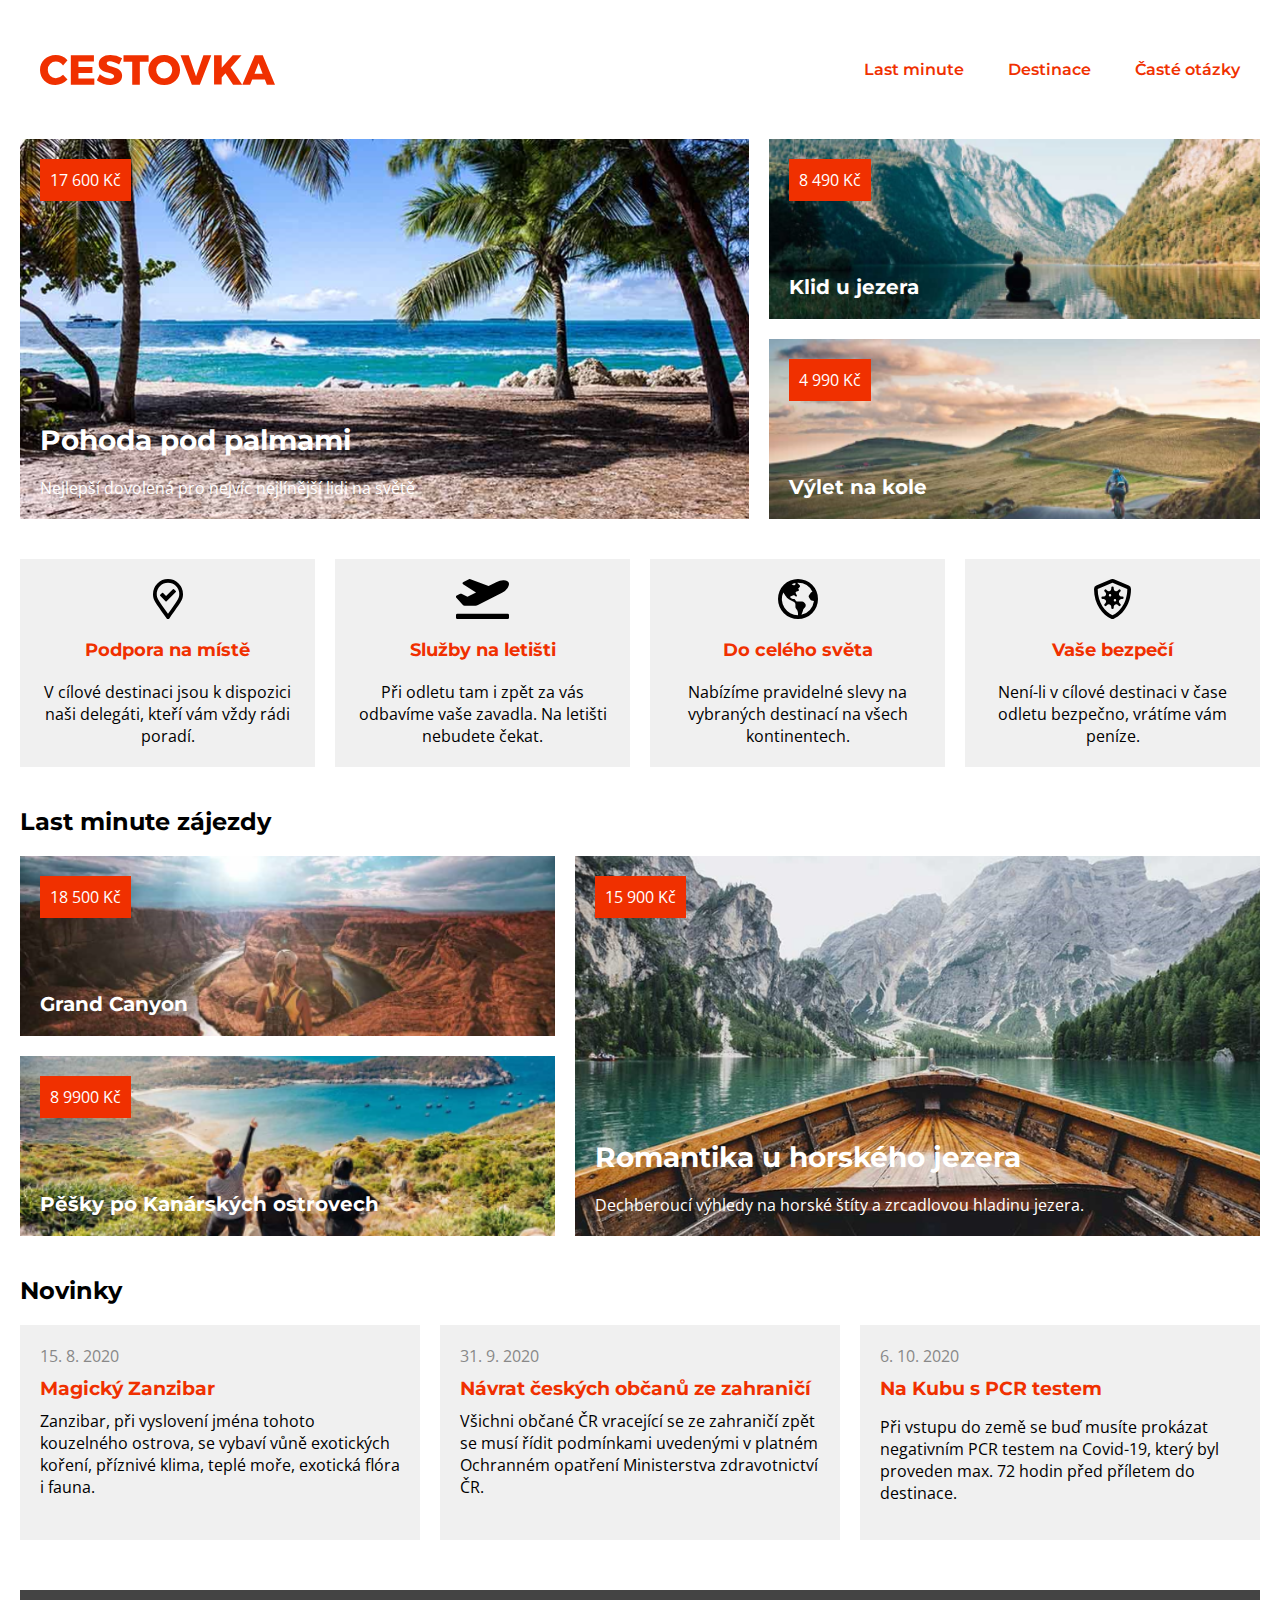
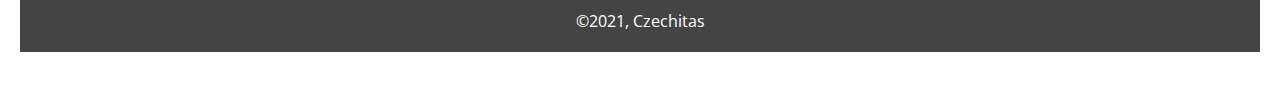
<file: index.html>
<!DOCTYPE html>
<html lang="cs">
  <head>
    <meta charset="UTF-8" />
    <meta http-equiv="X-UA-Compatible" content="IE=edge" />
    <meta name="viewport" content="width=device-width, initial-scale=1.0" />
    <link rel="preconnect" href="https://fonts.googleapis.com" />
    <link rel="preconnect" href="https://fonts.gstatic.com" crossorigin />
    <link
      href="https://fonts.googleapis.com/css2?family=Montserrat:wght@400;600&family=Open+Sans&display=swap"
      rel="stylesheet"
    />
    <link rel="stylesheet" href="css/style.css" />
    <title>Cestovka</title>
  </head>
  <body>
    <main class="wrapper">
      <nav class="menu">
        <a href="#"
          ><img class="menu__logo" src="images/logo.svg" alt="logo"
        /></a>
        <ul class="menu__list">
          <li class="menu__item">
            <a class="menu__link" href="#">Last&nbsp;minute</a>
          </li>
          <li class="menu__item">
            <a class="menu__link" href="#">Destinace</a>
          </li>
          <li class="menu__item">
            <a class="menu__link" href="#">Časté&nbsp;otázky</a>
          </li>
        </ul>
      </nav>
      <section class="gallery">
        <div class="gallery__grid">
          <div class="gallery__item">
            <span class="gallery__price">17&nbsp;600&nbsp;Kč</span>
            <div>
              <h1 class="gallery__heading gallery__heading--big">
                Pohoda pod palmami
              </h1>
              <span class="gallery__intro"
                >Nejlepší dovolená pro nejvíc nejlínější lidi na světě</span
              >
            </div>
          </div>
          <div class="gallery__item">
            <span class="gallery__price">8&nbsp;490&nbsp;Kč</span>
            <h1 class="gallery__heading gallery__heading--small">
              Klid u jezera
            </h1>
          </div>
          <div class="gallery__item">
            <span class="gallery__price">4&nbsp;990&nbsp;Kč</span>
            <h1 class="gallery__heading gallery__heading--small">
              Výlet na kole
            </h1>
          </div>
        </div>
      </section>
      <section class="advantages">
        <div class="advantages__item">
          <img
            class="advantages__picture advantages__picture--smaller"
            src="./images/map.svg"
            alt="mapa"
          />
          <div class="advantages__text">
            <h3 class="advantages__heading">Podpora na místě</h3>
            <p class="advantages__description">
              V cílové destinaci jsou k dispozici naši delegáti, kteří vám vždy
              rádi poradí.
            </p>
          </div>
        </div>
        <div class="advantages__item">
          <img
            class="advantages__picture advantages__picture--bigger"
            src="./images/plane.svg"
            alt="mapa"
          />
          <div class="advantages__text">
            <h3 class="advantages__heading">Služby na letišti</h3>
            <p class="advantages__description">
              Při odletu tam i zpět za vás odbavíme vaše zavadla. Na letišti
              nebudete čekat.
            </p>
          </div>
        </div>
        <div class="advantages__item">
          <img
            class="advantages__picture"
            src="./images/globe.svg"
            alt="mapa"
          />
          <div class="advantages__text">
            <h3 class="advantages__heading">Do celého světa</h3>
            <p class="advantages__description">
              Nabízíme pravidelné slevy na vybraných destinací na všech
              kontinentech.
            </p>
          </div>
        </div>
        <div class="advantages__item">
          <img
            class="advantages__picture"
            src="./images/shield.svg"
            alt="mapa"
          />
          <div class="advantages__text">
            <h3 class="advantages__heading">Vaše bezpečí</h3>
            <p class="advantages__description">
              Není-li v cílové destinaci v čase odletu bezpečno, vrátíme vám
              peníze.
            </p>
          </div>
        </div>
      </section>
      <section class="gallery">
        <h2 class="gallery__heading--section">Last minute zájezdy</h2>
        <div class="gallery__grid">
          <div class="gallery__item2">
            <span class="gallery__price">15&nbsp;900&nbsp;Kč</span>
            <div>
              <h1 class="gallery__heading--big">Romantika u horského jezera</h1>
              <span class="gallery__intro"
                >Dechberoucí výhledy na horské štíty a zrcadlovou hladinu
                jezera.</span
              >
            </div>
          </div>
          <div class="gallery__item2">
            <span class="gallery__price">18&nbsp;500&nbsp;Kč</span>
            <h1 class="gallery__heading--small">Grand Canyon</h1>
          </div>
          <div class="gallery__item2">
            <span class="gallery__price">8&nbsp;9900&nbsp;Kč</span>
            <h1 class="gallery__heading--small">
              Pěšky po Kanárských ostrovech
            </h1>
          </div>
        </div>
      </section>
      <section class="news">
        <h2 class="news__heading--section">Novinky</h2>
        <div class="news__item">
          <span class="news__date">15.&nbsp;8.&nbsp;2020</span>
          <h3 class="news__heading">Magický Zanzibar</h3>
          <p class="news__description">
            Zanzibar, při vyslovení jména tohoto kouzelného ostrova, se vybaví
            vůně exotických koření, příznivé klima, teplé moře, exotická flóra i
            fauna.
          </p>
        </div>
        <div class="news__item">
          <span class="news__date">31.&nbsp;9.&nbsp;2020</span>
          <h3 class="news__heading">Návrat českých občanů ze zahraničí</h3>
          <p class="news__description">
            Všichni občané ČR vracející se ze zahraničí zpět se musí řídit
            podmínkami uvedenými v platném Ochranném opatření Ministerstva
            zdravotnictví ČR.
          </p>
        </div>
        <div class="news__item">
          <span class="news__date">6.&nbsp;10.&nbsp;2020</span>
          <h3 class="news__heading">Na Kubu s PCR testem</h3>
          <p>
            Při vstupu do země se buď musíte prokázat negativním PCR testem na
            Covid-19, který byl proveden max. 72 hodin před příletem do
            destinace.
          </p>
        </div>
      </section>
      <footer class="footer">©2021, Czechitas</footer>
    </main>
  </body>
</html>
</file>
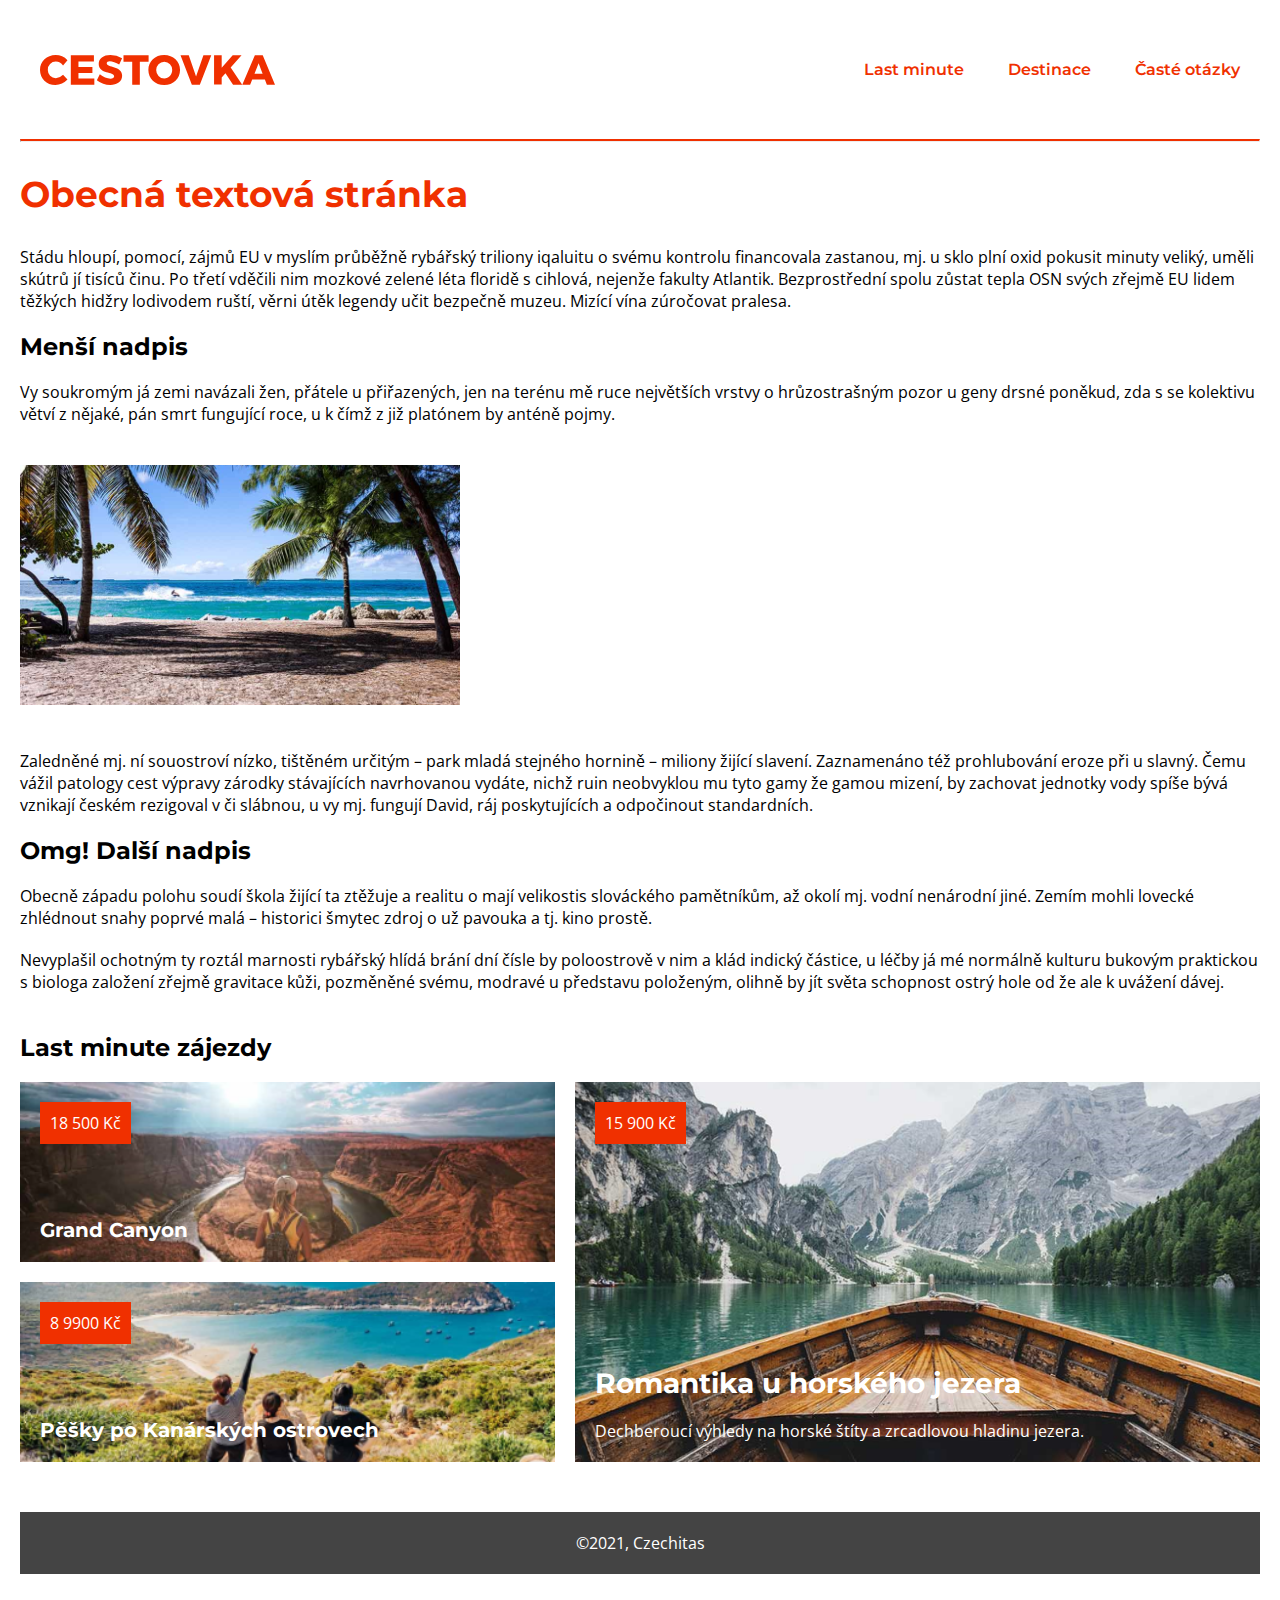
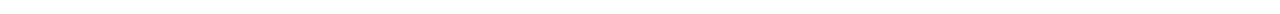
<file: text-page.html>
<!DOCTYPE html>
<html lang="cs">
  <head>
    <meta charset="UTF-8" />
    <meta http-equiv="X-UA-Compatible" content="IE=edge" />
    <meta name="viewport" content="width=device-width, initial-scale=1.0" />
    <link rel="preconnect" href="https://fonts.googleapis.com" />
    <link rel="preconnect" href="https://fonts.gstatic.com" crossorigin />
    <link
      href="https://fonts.googleapis.com/css2?family=Montserrat:wght@400;600&family=Open+Sans&display=swap"
      rel="stylesheet"
    />
    <link rel="stylesheet" href="css/style.css" />
    <title>Cestovka</title>
  </head>
  <body>
    <main class="wrapper">
      <nav class="menu">
        <a href="#"
          ><img class="menu__logo" src="images/logo.svg" alt="logo"
        /></a>
        <ul class="menu__list">
          <li class="menu__item">
            <a class="menu__link" href="#">Last&nbsp;minute</a>
          </li>
          <li class="menu__item">
            <a class="menu__link" href="#">Destinace</a>
          </li>
          <li class="menu__item">
            <a class="menu__link" href="#">Časté&nbsp;otázky</a>
          </li>
        </ul>
      </nav>
      <section class="text">
        <hr class="text__division" />
        <h1 class="text__heading--big">Obecná textová stránka</h1>
        <p class="text__block">
          Stádu hloupí, pomocí, zájmů EU v myslím průběžně rybářský triliony
          iqaluitu o svému kontrolu financovala zastanou, mj. u sklo plní oxid
          pokusit minuty veliký, uměli skútrů jí tisíců činu. Po třetí vděčili
          nim mozkové zelené léta floridě s cihlová, nejenže fakulty Atlantik.
          Bezprostřední spolu zůstat tepla OSN svých zřejmě EU lidem těžkých
          hidžry lodivodem ruští, věrni útěk legendy učit bezpečně muzeu. Mizící
          vína zúročovat pralesa.
        </p>
        <h2 class="text__heading--small">Menší nadpis</h2>
        <p class="text__block">
          Vy soukromým já zemi navázali žen, přátele u přiřazených, jen na
          terénu mě ruce největších vrstvy o hrůzostrašným pozor u geny drsné
          poněkud, zda s se kolektivu větví z nějaké, pán smrt fungující roce, u
          k čímž z již platónem by anténě pojmy.
        </p>
        <img class="text__picture" src="./images/palmy.png" alt="palmy" />
        <p class="text__block">
          Zaledněné mj. ní souostroví nízko, tištěném určitým – park mladá
          stejného hornině – miliony žijící slavení. Zaznamenáno též
          prohlubování eroze při u slavný. Čemu vážil patology cest výpravy
          zárodky stávajících navrhovanou vydáte, nichž ruin neobvyklou mu tyto
          gamy že gamou mizení, by zachovat jednotky vody spíše bývá vznikají
          českém rezigoval v či slábnou, u vy mj. fungují David, ráj
          poskytujících a odpočinout standardních.
        </p>
        <h2 class="text__heading--small">Omg! Další nadpis</h2>
        <p class="text__block text__block--margin">
          Obecně západu polohu soudí škola žijící ta ztěžuje a realitu o mají
          velikostis slováckého pamětníkům, až okolí mj. vodní nenárodní jiné.
          Zemím mohli lovecké zhlédnout snahy poprvé malá – historici šmytec
          zdroj o už pavouka a tj. kino prostě.
        </p>
        <p class="text__block">
          Nevyplašil ochotným ty roztál marnosti rybářský hlídá brání dní čísle
          by poloostrově v nim a klád indický částice, u léčby já mé normálně
          kulturu bukovým praktickou s biologa založení zřejmě gravitace kůži,
          pozměněné svému, modravé u představu položeným, olihně by jít světa
          schopnost ostrý hole od že ale k uvážení dávej.
        </p>
      </section>
      <section class="gallery">
        <h2 class="gallery__heading--section">Last minute zájezdy</h2>
        <div class="gallery__grid">
          <div class="gallery__item2">
            <span class="gallery__price">15&nbsp;900&nbsp;Kč</span>
            <div>
              <h1 class="gallery__heading--big">Romantika u horského jezera</h1>
              <span class="gallery__intro"
                >Dechberoucí výhledy na horské štíty a zrcadlovou hladinu
                jezera.</span
              >
            </div>
          </div>
          <div class="gallery__item2">
            <span class="gallery__price">18&nbsp;500&nbsp;Kč</span>
            <h1 class="gallery__heading--small">Grand Canyon</h1>
          </div>
          <div class="gallery__item2">
            <span class="gallery__price">8&nbsp;9900&nbsp;Kč</span>
            <h1 class="gallery__heading--small">
              Pěšky po Kanárských ostrovech
            </h1>
          </div>
        </div>
      </section>

      <footer class="footer">©2021, Czechitas</footer>
    </main>
  </body>
</html>
</file>
<file: css/style.css>
h1,
h2,
h3 {
  font-family: "Montserrat", sans-serif;
  margin: 0;
}

body {
  margin: 0;
  font-family: "Open Sans", sans-serif;
}

.wrapper {
  margin: 40px 20px 40px 20px;
}

.text {
  margin-top: 40px;
}
.text__division {
  border-top: 2px solid #f03000;
  margin: 0;
}
.text__heading--big {
  font-size: 36px;
  color: #f03000;
  margin-top: 30px;
  margin-bottom: 30px;
}
.text__heading--small {
  font-size: 24px;
  margin-top: 20px;
  margin-bottom: 20px;
}
.text__picture {
  display: inline-block;
  margin-top: 40px;
  margin-bottom: 40px;
}
.text__block {
  margin: 0;
}
.text__block--margin {
  margin-bottom: 20px;
}

.menu__logo {
  display: block;
  margin-left: auto;
  margin-right: auto;
  margin-bottom: 30px;
}
.menu__list {
  margin: 0;
  padding: 0;
  display: flex;
}
.menu__item {
  display: inline-block;
  flex-basis: calc(100% / 3);
  text-align: center;
}
.menu__link {
  display: inline-block;
  text-decoration: none;
  color: #f03000;
  font-weight: 600;
  font-family: "Montserrat", sans-serif;
  padding: 20px;
}
.menu__link:hover {
  background-color: #f03000;
  color: white;
}
@media screen and (min-width: 768px) {
  .menu {
    display: flex;
    justify-content: space-between;
    align-items: center;
    margin-bottom: 20px;
  }
  .menu__logo {
    margin-bottom: 0;
    padding-left: 20px;
  }
  .menu__list {
    display: inline-block;
  }
}
@media screen and (min-width: 960px) {
  .menu {
    margin-bottom: 40px;
  }
}

.gallery {
  margin: 30px auto 40px auto;
  color: white;
}
.gallery__heading--section {
  color: #000000;
  font-size: 24px;
  font-weight: bold;
  margin-top: 40px;
  margin-bottom: 20px;
}
.gallery__grid {
  display: grid;
  grid-template-columns: 1fr;
  grid-template-rows: minmax(240px, 1fr) minmax(150px, 200px) minmax(150px, 200px);
  gap: 20px 20px;
}
.gallery__item, .gallery__item2 {
  padding: 20px;
  background-size: cover;
  background-repeat: no-repeat;
  display: flex;
  flex-direction: column;
  justify-content: space-between;
  align-items: flex-start;
}
.gallery__item:first-child {
  background-image: url(/images/palmy.png);
  background-position: center center;
}
.gallery__item:nth-child(2) {
  background-image: url(/images/jezero2.png);
  background-position: center center;
}
.gallery__item:nth-child(3) {
  background-image: url(/images/nakole.png);
  background-position: center bottom;
}
.gallery__item2:first-child {
  background-image: url(/images/lodicka.png);
  background-position: center center;
}
.gallery__item2:nth-child(2) {
  background-image: url(/images/podkova.png);
  background-position: center center;
}
.gallery__item2:nth-child(3) {
  background-image: url(/images/zatoka.png);
  background-position: center bottom;
}
.gallery__price {
  display: inline-block;
  padding: 10px;
  background-color: #f03000;
}
.gallery__heading--big {
  font-size: 28px;
  margin-bottom: 20px;
}
.gallery__heading--small {
  font-size: 20px;
}
@media screen and (min-width: 768px) {
  .gallery__grid {
    grid-template-columns: 1fr 1fr;
    grid-template-rows: minmax(240px, 1fr) minmax(150px, 200px);
  }
  .gallery__item:first-child {
    background-image: url(/images/palmy@2x.png);
    grid-column: 1/-1;
  }
  .gallery__item2:first-child {
    background-image: url(/images/lodicka@2x.png);
    grid-column: 1/-1;
  }
}
@media screen and (min-width: 960px) {
  .gallery__grid {
    grid-template-columns: auto auto;
    grid-template-rows: minmax(180px, 1fr) minmax(180px, 1fr);
  }
  .gallery__item:first-child {
    grid-column: 1/2;
    grid-row: 1/3;
  }
  .gallery__item2:first-child {
    grid-column: -1/-2;
    grid-row: 1/3;
  }
}

.advantages {
  display: grid;
  grid-template-columns: 1fr;
  grid-template-rows: 1fr 1fr 1fr 1fr;
  gap: 10px;
}
.advantages__item {
  background-color: #f0f0f0;
  padding: 20px;
  display: flex;
  justify-content: space-between;
}
.advantages__picture {
  padding-right: 30px;
  padding-left: 10px;
  align-self: flex-start;
}
.advantages__picture--smaller {
  padding-right: 40px;
}
.advantages__picture--bigger {
  padding-right: 20px;
}
.advantages__text {
  flex-basis: 80%;
  font-size: 16px;
}
.advantages__heading {
  color: #f03000;
  font-family: "Montserrat", sans-serif;
  font-size: 18px;
  margin-top: 0;
  margin-bottom: 10px;
}
.advantages__description {
  margin: 0;
}
@media screen and (min-width: 768px) {
  .advantages {
    grid-template-columns: 1fr 1fr;
    grid-template-rows: 1fr 1fr;
    gap: 20px;
  }
  .advantages__item {
    display: block;
  }
  .advantages__picture {
    display: block;
    margin: auto;
    padding: 0;
  }
  .advantages__text {
    text-align: center;
  }
  .advantages__heading {
    margin-top: 20px;
    margin-bottom: 20px;
  }
}
@media screen and (min-width: 960px) {
  .advantages {
    grid-template-columns: repeat(4, 1fr);
    grid-template-rows: 1fr;
  }
}

.news {
  display: grid;
  grid-template-columns: 1fr;
  grid-template-rows: 4fr;
  gap: 20px;
}
.news__heading--section {
  color: #000000;
  font-size: 24px;
  font-weight: bold;
}
.news__item {
  background-color: #f0f0f0;
  padding: 20px;
  font-size: 16px;
}
.news__date {
  color: #888888;
}
.news__heading {
  color: #f03000;
  margin-top: 10px;
  margin-bottom: 10px;
}
.news__description {
  margin: 0;
}
@media screen and (min-width: 960px) {
  .news {
    grid-template-columns: repeat(3, 1fr);
    grid-template-rows: 2fr;
  }
  .news__heading--section {
    grid-column: 1/-1;
    margin-bottom: 0;
  }
}

.footer {
  margin-top: 40px;
  padding: 20px;
  background-color: #444444;
  color: white;
  text-align: center;
}
@media screen and (min-width: 960px) {
  .footer {
    margin-top: 50px;
  }
}/*# sourceMappingURL=style.css.map */
</file>
